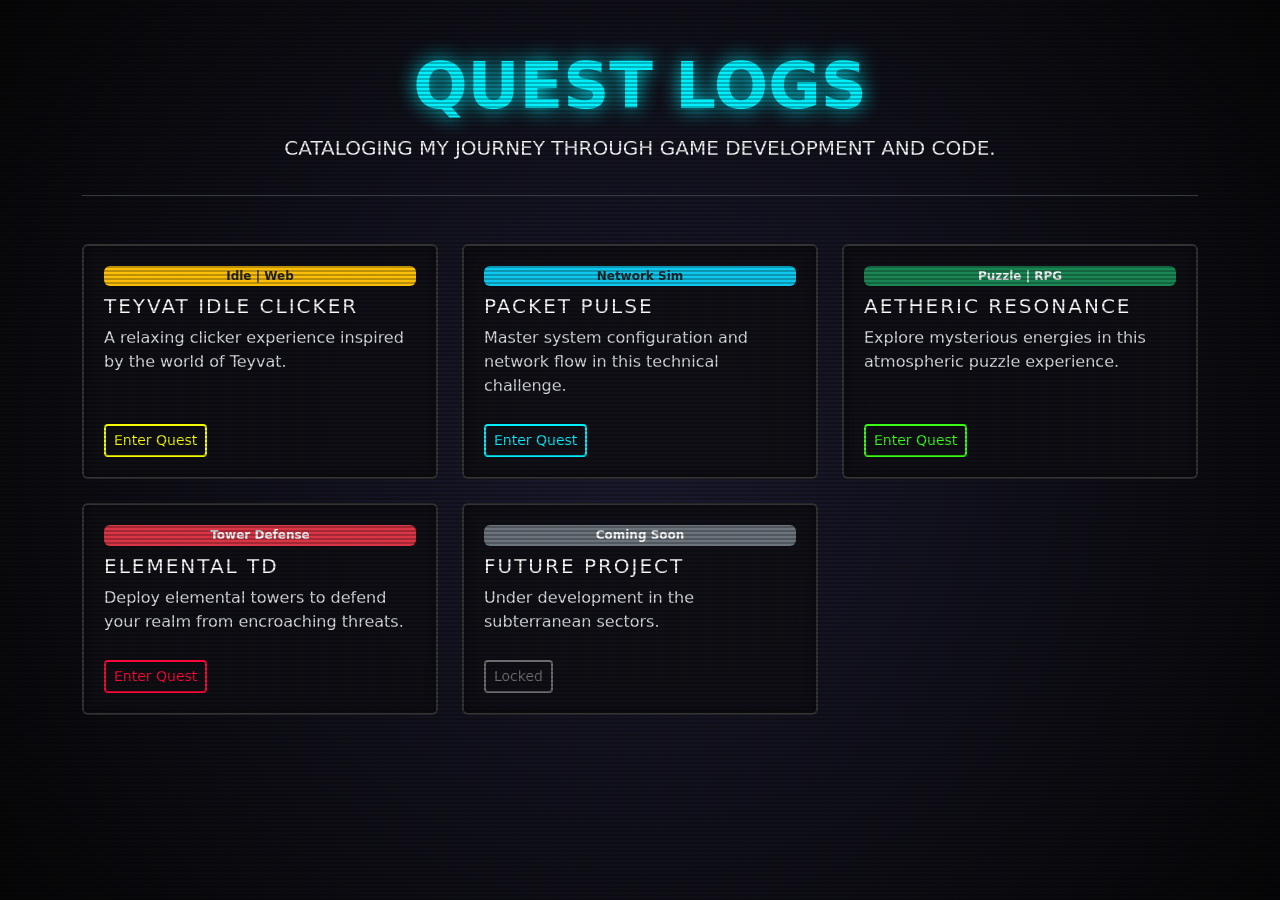
<file: index.html>
<!doctype html>
<html lang="en" data-bs-theme="dark">

<head>
    <meta charset="utf-8">
    <meta name="viewport" content="width=device-width, initial-scale=1">
    <title>Bayornie's Game Showcase</title>
    <link href="https://cdn.jsdelivr.net/npm/bootstrap@5.3.8/dist/css/bootstrap.min.css" rel="stylesheet"
        integrity="sha384-sRIl4kxILFvY47J16cr9ZwB07vP4J8+LH7qKQnuqkuIAvNWLzeN8tE5YBujZqJLB" crossorigin="anonymous">
    <link rel="stylesheet" href="assets/css/style.css">
</head>

<body class="bg-dark text-light">
    <div class="container py-5">
        <header class="mb-5 border-bottom pb-3 text-center">
            <h1 class="display-3 fw-bold" style="color: var(--neon-blue); text-shadow: 0 0 20px var(--neon-blue);">
                QUEST LOGS
            </h1>
            <p class="lead text-uppercase tracking-wide">Cataloging my journey through game development and code.</p>
        </header>

        <div class="row row-cols-1 row-cols-md-2 row-cols-lg-3 g-4">

            <div class="col">
                <div class="card h-100 quest-card bg-secondary bg-opacity-10">
                    <div class="card-body d-flex flex-column">
                        <span class="badge bg-warning text-dark mb-2">Idle | Web</span>
                        <h5 class="card-title">Teyvat Idle Clicker</h5>
                        <p class="card-text flex-grow-1">A relaxing clicker experience inspired by the world of Teyvat.
                        </p>
                        <div class="mt-3">
                            <a href="https://bayornie.github.io/Teyvat%20Idle%20Clicker/index.html" target="_blank"
                                class="btn btn-outline-warning btn-sm">Enter Quest</a>
                        </div>
                    </div>
                </div>
            </div>

            <div class="col">
                <div class="card h-100 quest-card bg-secondary bg-opacity-10">
                    <div class="card-body d-flex flex-column">
                        <span class="badge bg-info text-dark mb-2">Network Sim</span>
                        <h5 class="card-title">Packet Pulse</h5>
                        <p class="card-text flex-grow-1">Master system configuration and network flow in this technical
                            challenge.</p>
                        <div class="mt-3">
                            <a href="https://bayornie.github.io/Packet%20Pulse/menu.html" target="_blank"
                                class="btn btn-outline-info btn-sm">Enter Quest</a>
                        </div>
                    </div>
                </div>
            </div>

            <div class="col">
                <div class="card h-100 quest-card bg-secondary bg-opacity-10">
                    <div class="card-body d-flex flex-column">
                        <span class="badge bg-success mb-2">Puzzle | RPG</span>
                        <h5 class="card-title">Aetheric Resonance</h5>
                        <p class="card-text flex-grow-1">Explore mysterious energies in this atmospheric puzzle
                            experience.</p>
                        <div class="mt-3">
                            <a href="https://bayornie.github.io/Aetheric%20Resonance/index.html" target="_blank"
                                class="btn btn-outline-success btn-sm">Enter Quest</a>
                        </div>
                    </div>
                </div>
            </div>

            <div class="col">
                <div class="card h-100 quest-card bg-secondary bg-opacity-10">
                    <div class="card-body d-flex flex-column">
                        <span class="badge bg-danger mb-2">Tower Defense</span>
                        <h5 class="card-title">Elemental TD</h5>
                        <p class="card-text flex-grow-1">Deploy elemental towers to defend your realm from encroaching
                            threats.</p>
                        <div class="mt-3">
                            <a href="https://bayornie.github.io/Elemental%20TD/html/titlescreen.html" target="_blank"
                                class="btn btn-outline-danger btn-sm">Enter Quest</a>
                        </div>
                    </div>
                </div>
            </div>

            <div class="col">
                <div class="card h-100 quest-card bg-secondary bg-opacity-10">
                    <div class="card-body d-flex flex-column">
                        <span class="badge bg-secondary mb-2">Coming Soon</span>
                        <h5 class="card-title">Future Project</h5>
                        <p class="card-text flex-grow-1">Under development in the subterranean sectors.</p>
                        <div class="mt-3">
                            <a href="#" class="btn btn-outline-coming btn-sm disabled">Locked</a>
                        </div>
                    </div>
                </div>
            </div>

        </div>
    </div>

    <script src="https://cdn.jsdelivr.net/npm/bootstrap@5.3.8/dist/js/bootstrap.bundle.min.js"
        integrity="sha384-FKyoEForCGlyvwx9Hj09JcYn3nv7wiPVlz7YYwJrWVcXK/BmnVDxM+D2scQbITxI"
        crossorigin="anonymous"></script>
    <script src="assets/js/script.js"></script>
</body>

</html>
</file>
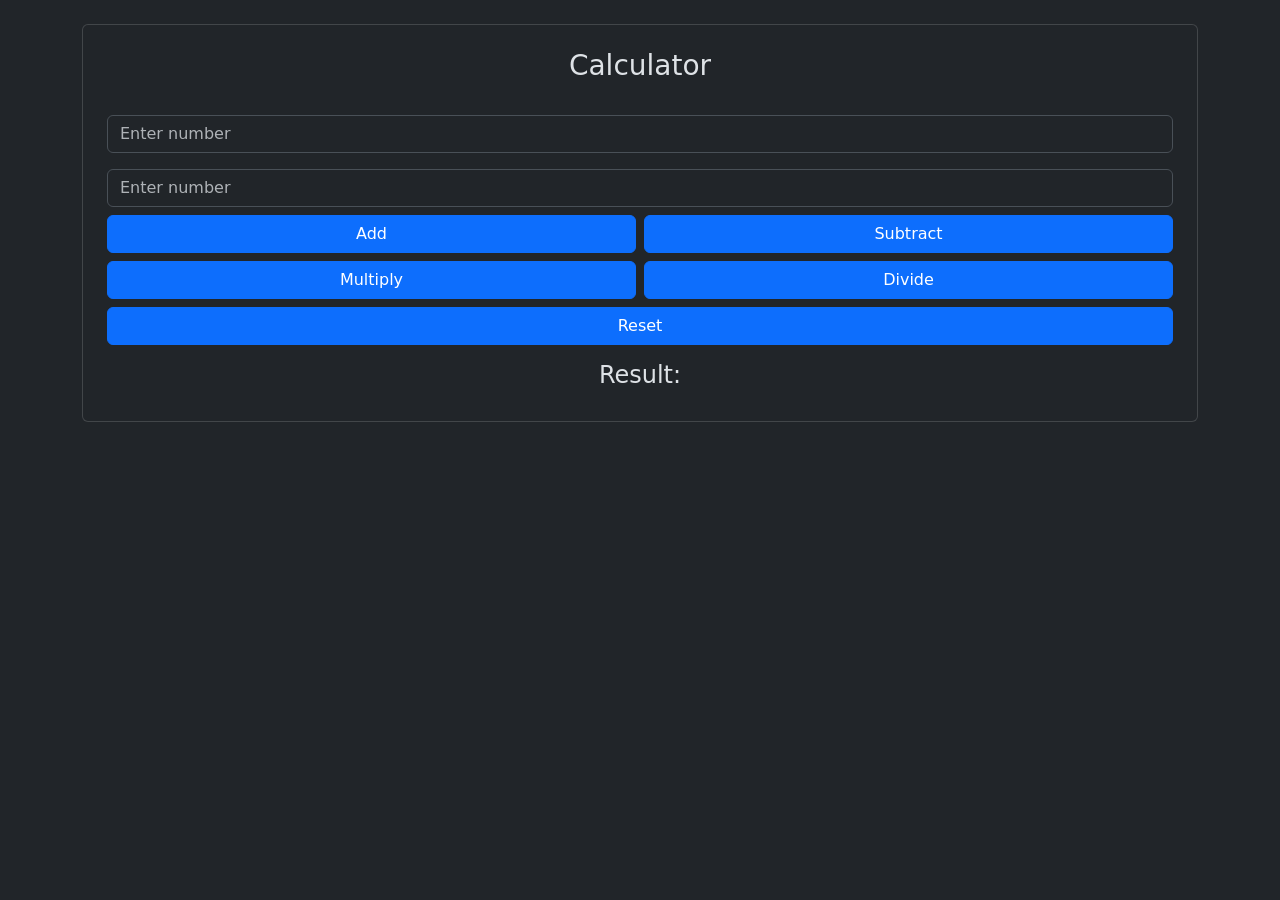
<file: Calculator/index.html>
<!doctype html>
<html lang="en">

<head>
    <meta charset="utf-8">
    <meta name="viewport" content="width=device-width, initial-scale=1">
    <title>Calculator</title>
    <link href="https://cdn.jsdelivr.net/npm/bootstrap@5.3.3/dist/css/bootstrap.min.css" rel="stylesheet">
</head>

<body data-bs-theme="dark">
    <div class="container">
        <div class="row">
            <div class="col">
                <div class="card mt-4 p-4">
                    <h3 class="title text-center mb-4">Calculator</h2>
                        <input class="form-control my-2" id="num1" placeholder="Enter number">
                        <input class="form-control my-2" id="num2" placeholder="Enter number">

                        <div class="row g-2 mb-2">
                            <div class="col-6">
                                <button class="btn btn-primary w-100" id="addBtn">Add</button>
                            </div>
                            <div class="col-6">
                                <button class="btn btn-primary w-100" id="subBtn">Subtract</button>
                            </div>
                        </div>

                        <div class="row g-2">
                            <div class="col-6">
                                <button class="btn btn-primary w-100" id="mulBtn">Multiply</button>
                            </div>
                            <div class="col-6">
                                <button class="btn btn-primary w-100" id="divBtn">Divide</button>
                            </div>
                        </div>

                        <button class="btn btn-primary mt-2 w-100" id="reset">Reset</button>
                        <h4 class="mt-3 text-center" id="result">Result:</h4>
                </div>
            </div>
        </div>
    </div>

    <script src="https://cdn.jsdelivr.net/npm/bootstrap@5.3.3/dist/js/bootstrap.bundle.min.js"></script>

    <script>
        const number1 = document.getElementById("num1");
        const number2 = document.getElementById("num2");
        const result = document.getElementById("result");

        function calculate(operation) {
            const n1 = parseInt(number1.value);
            const n2 = parseInt(number2.value);
            let finalResult = 0;

            if (operation === 'add') {
                finalResult = n1 + n2;
            } else if (operation === 'subtract') {
                finalResult = n1 - n2;
            } else if (operation === 'multiply') {
                finalResult = n1 * n2;
            } else if (operation === 'divide') {
                finalResult = n2 !== 0 ? n1 / n2 : "Cannot divide by zero";
            }

            result.innerHTML = "Result: " + finalResult;
        }

        function resetCalculator() {
            number1.value = "";
            number2.value = "";
            result.innerHTML = "Result:";
        }

        document.getElementById("addBtn").onclick = () => calculate('add');
        document.getElementById("subBtn").onclick = () => calculate('subtract');
        document.getElementById("mulBtn").onclick = () => calculate('multiply');
        document.getElementById("divBtn").onclick = () => calculate('divide');
        document.getElementById("reset").onclick = resetCalculator;
    </script>
</body>

</html>
</file>
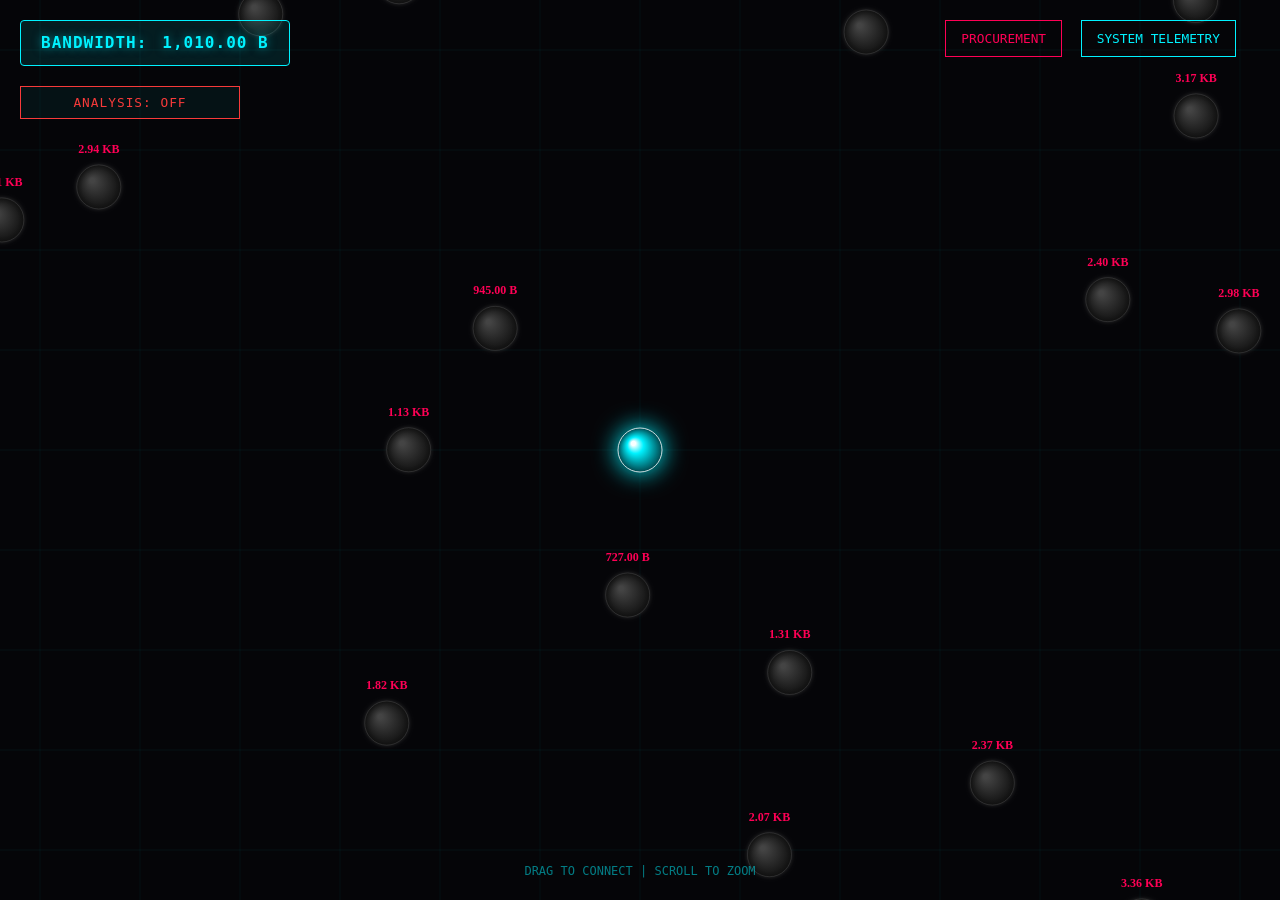
<file: Packet Pulse/index.html>
<!DOCTYPE html>
<html lang="en">

<head>
    <meta charset="UTF-8">
    <meta name="viewport" content="width=device-width, initial-scale=1.0, maximum-scale=1.0, user-scalable=no">
    <title>Packet Pulse | Network Manager</title>
    <link href="https://cdn.jsdelivr.net/npm/bootstrap@5.3.8/dist/css/bootstrap.min.css" rel="stylesheet">
    <link rel="stylesheet" href="css/style.css">

    <link rel="manifest" href="manifest.json">
    <meta name="theme-color" content="#00f2ff">
</head>

<body>
    <div id="orientation-overlay">
        <h2>📱 PLEASE ROTATE</h2>
        <p>Landscape mode required for network management.</p>
    </div>

    <div id="game-container">
        <div id="ui-layer">
            <div class="stats con   tainer-fluid">
                <div class="row w-100">
                    <div class="col-5">
                        <div class="badge-container pointer-events-auto">
                            <span class="label">BANDWIDTH:</span>
                            <span id="currency">0 B</span>
                        </div>
                    </div>

                    <div class="col-7 text-end">
                        <button id="toggle-shop" class="btn-telemetry pointer-events-auto me-2"
                            style="border-color: #ff0055; color: #ff0055;" data-bs-toggle="modal"
                            data-bs-target="#procurementModal">
                            PROCUREMENT
                        </button>
                        <button id="toggle-logs" class="btn-telemetry pointer-events-auto">
                            SYSTEM TELEMETRY
                        </button>
                    </div>
                </div>
            </div>

            <div class="analysis-container pointer-events-auto">
                <button id="toggle-analysis" class="btn-telemetry" onclick="toggleAnalysisMode()">
                    ANALYSIS: OFF
                </button>
            </div>

            <div id="emergency-protocols" class="pointer-events-auto">
                <button id="purge-threats" class="btn-telemetry">
                    PURGE THREAT: 5,000 KB
                </button>
            </div>

            <div id="power-bi-panel" class="analytics-panel pointer-events-auto">
                <h6>NETWORK TELEMETRY</h6>
                <div class="hr-neon"></div>
                <div id="analytics-content">
                    <p>STATUS: <span class="text-success">OPTIMAL</span></p>
                    <p>TOP NODE YIELD: <span id="best-node-id" class="text-info">--</span></p>
                </div>
            </div>

            <div class="instructions">
                DRAG TO CONNECT | SCROLL TO ZOOM
            </div>
        </div>

        <div id="system-log"></div>
        <canvas id="gameCanvas"></canvas>
    </div>

    <div class="modal fade" id="procurementModal" tabindex="-1" aria-hidden="true">
        <div class="modal-dialog modal-dialog-centered">
            <div class="modal-content terminal-style">
                <div class="modal-header">
                    <h5 class="modal-title fw-bold">PROCUREMENT LOG</h5>
                    <button type="button" class="btn-close btn-close-white" data-bs-dismiss="modal"></button>
                </div>
                <div class="modal-body">
                    <div id="upgrade-list" style="max-height: 450px; overflow-y: auto; padding-right: 10px;">
                        <!-- JS will inject .upgrade-item divs here -->
                    </div>
                </div>
            </div>
        </div>
    </div>

    <script src="https://cdn.jsdelivr.net/npm/bootstrap@5.3.3/dist/js/bootstrap.bundle.min.js"></script>
    <script src="scripts/database.js"></script>
    <script src="scripts/canvas.js"></script>
    <script src="scripts/items.js"></script>
    <script src="scripts/class.js"></script>
    <script src="scripts/events.js"></script>
    <script src="scripts/script.js"></script>

    <script>
        const btnLogs = document.getElementById('toggle-logs');
        const panelLogs = document.getElementById('power-bi-panel');
        btnLogs.addEventListener('click', () => {
            panelLogs.classList.toggle('active');
        });

        const modalEl = document.getElementById('procurementModal');
        modalEl.addEventListener('show.bs.modal', () => {
            if (typeof renderUpgrades === "function") {
                renderUpgrades();
            }
        });
    </script>
</body>

</html>
</file>
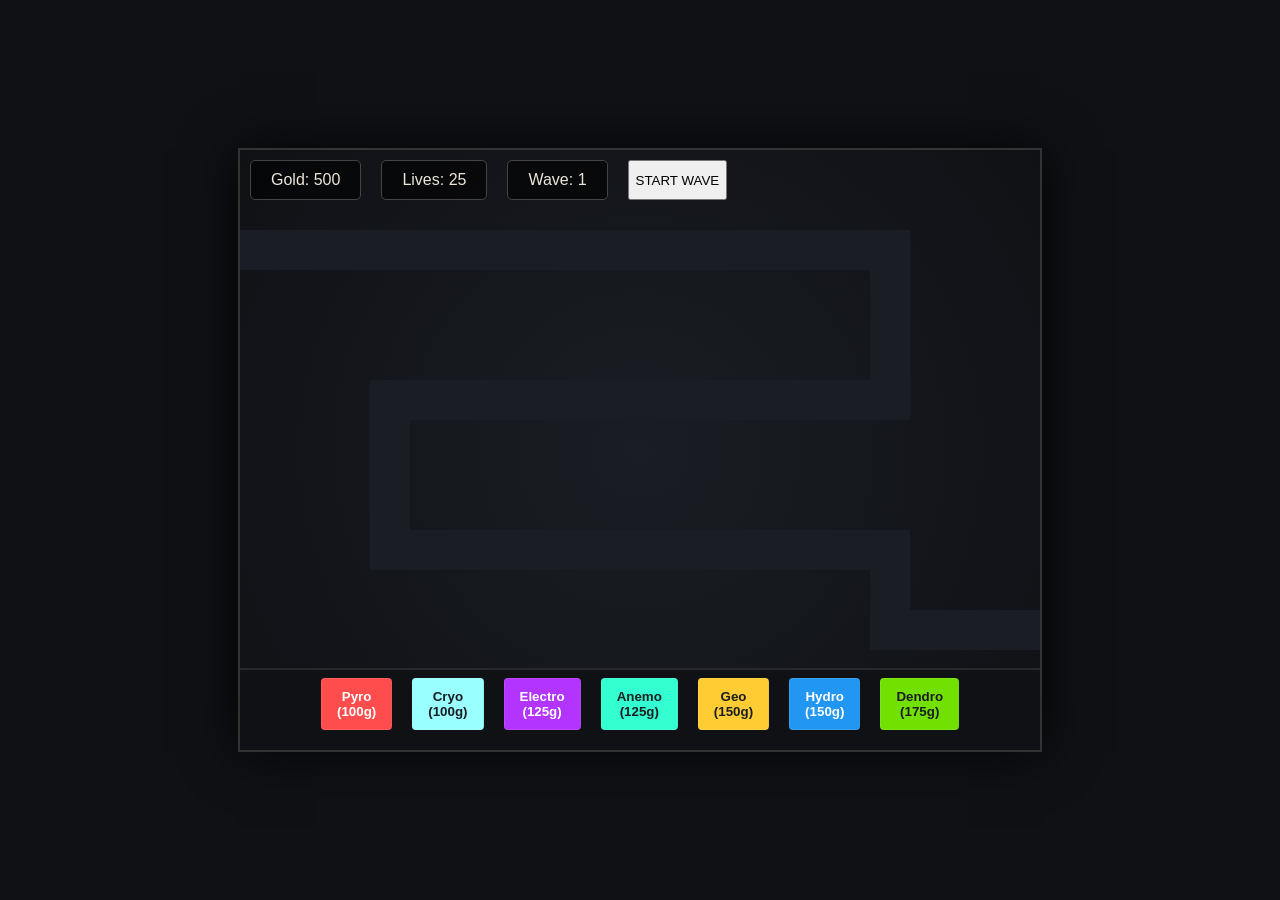
<file: Elemental TD/html/index.html>
<!DOCTYPE html>
<html lang="en">

<head>
    <meta charset="UTF-8">
    <meta name="viewport" content="width=device-width, initial-scale=1.0">
    <title>Elemental TD</title>
    <link rel="stylesheet" href="../css/vartheme.css">
    <link rel="stylesheet" href="../css/layout.css">
    <link rel="stylesheet" href="../css/ui.css">
</head>

<body>
    <div id="game-container">
        <canvas id="gameCanvas"></canvas>
        <div id="game-ui">
            <div id="ui-layer">
                <div class="stat-box">Gold: <span id="gold-val">500</span></div>
                <div class="stat-box">Lives: <span id="lives-val">25</span></div>
                <div class="stat-box">Wave: <span id="wave-val">1</span></div>
                <button id="next-wave-btn" onclick="startNextWave()">START WAVE</button>
            </div>

            <div id="tower-info-panel" style="display: none;">
                <h3 id="info-type">PYRO TOWER</h3>
                <p>Level: <span id="info-level">1</span></p>
                <p>Damage: <span id="info-damage">10</span></p>
                <p>Range: <span id="info-range">150</span></p>

                <div class="info-btns">
                    <button id="upgrade-btn">Upgrade (<span id="upgrade-cost">0</span>g)</button>
                    <button id="sell-btn">Sell (<span id="sell-gold">0</span>g)</button>
                    <button id="close-info">CLOSE</button>
                </div>
            </div>

            <div id="tower-footer">
                <div id="tower-menu">
                    <button class="t-btn pyro" onclick="selectTower('pyro')">Pyro (100g)</button>
                    <button class="t-btn cryo" onclick="selectTower('cryo')">Cryo (100g)</button>
                    <button class="t-btn electro" onclick="selectTower('electro')">Electro (125g)</button>
                    <button class="t-btn anemo" onclick="selectTower('anemo')">Anemo (125g)</button>
                    <button class="t-btn geo" onclick="selectTower('geo')">Geo (150g)</button>
                    <button class="t-btn hydro" onclick="selectTower('hydro')">Hydro (150g)</button>
                    <button class="t-btn dendro" onclick="selectTower('dendro')">Dendro (175g)</button>
                </div>
            </div>

            <div id="game-over-overlay">
                <h1>TEYVAT CRUMBLED</h1>
                <button id="rebuild-btn" onclick="resetGame()">REBUILD TEYVAT</button>
            </div>
        </div>
    </div>

    <script src="../js/config.js"></script>
    <script src="../js/entities.js"></script>
    <script src="../js/ui.js"></script>
    <script src="../js/script.js"></script>
</body>

</html>
</file>
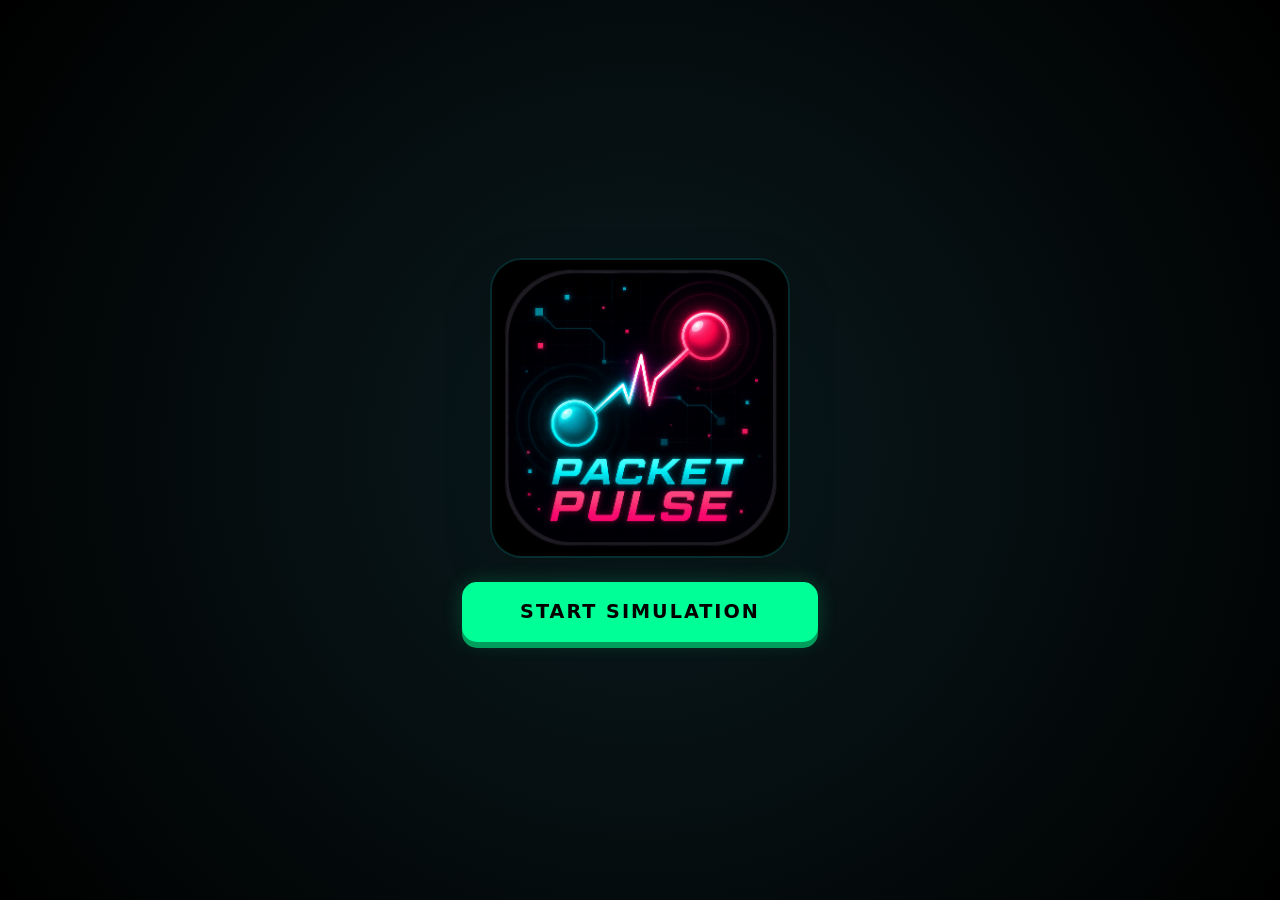
<file: Packet Pulse/menu.html>
<!doctype html>
<html lang="en">

<head>
    <meta charset="utf-8">
    <meta name="viewport" content="width=device-width, initial-scale=1">
    <title>Packet Pulse | Menu</title>
    <link href="https://cdn.jsdelivr.net/npm/bootstrap@5.3.8/dist/css/bootstrap.min.css" rel="stylesheet">
    <link href="css/menu.css" rel="stylesheet">
</head>

<body>
    <div id="main-menu" class="menu-overlay d-flex align-items-center justify-content-center">
        <div class="container text-center">

            <!-- Hero Logo -->
            <div class="row mb-4">
                <div class="col">
                    <img src="img/Packet Pulse Icon.png" alt="Packet Pulse"
                        class="menu-logo img-fluid rounded-5 shadow-lg">
                </div>
            </div>

            <!-- Single Play Action -->
            <div class="row justify-content-center">
                <div class="col-12 col-sm-8 col-md-6 col-lg-4">
                    <button class="btn-start-game w-100 py-3" onclick="enterGame()">
                        START SIMULATION
                    </button>
                </div>
            </div>

        </div>
    </div>

    <script src="https://cdn.jsdelivr.net/npm/bootstrap@5.3.8/dist/js/bootstrap.bundle.min.js"></script>
    <script>
        function enterGame() {
            window.location.href = "index.html";
        }
    </script>
</body>

</html>
</file>
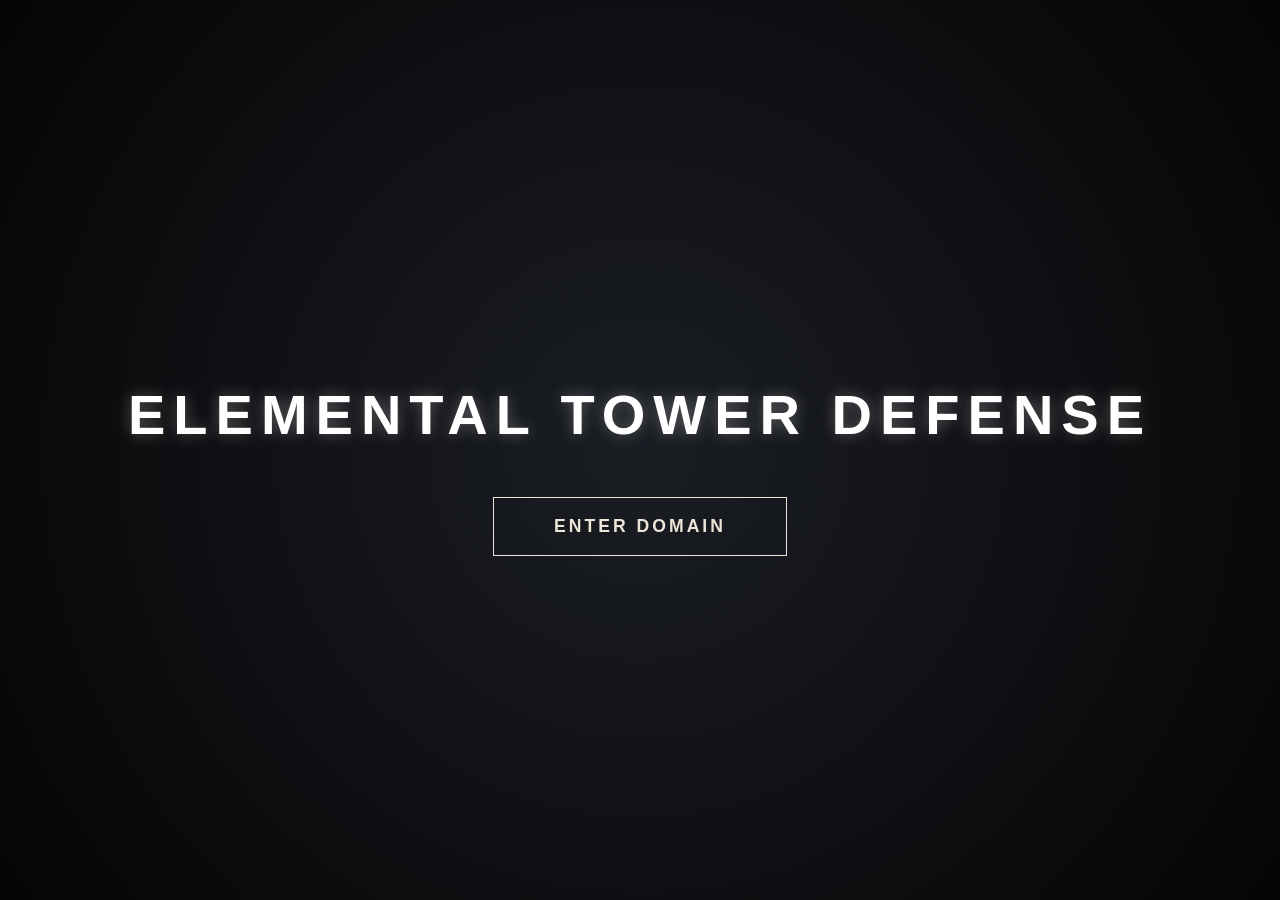
<file: Elemental TD/html/titlescreen.html>
<!DOCTYPE html>
<html lang="en">

<head>
    <meta charset="UTF-8">
    <meta name="viewport" content="width=device-width, initial-scale=1.0">
    <title>Elemental TD Title Screen</title>
    <link rel="stylesheet" href="../css/titlescreen.css">
</head>

<body>
    <div class="landing-container">
        <h1 class="title">Elemental Tower Defense</h1>
        <div class="glow-effect"></div>
        <button class="enter-btn" onclick="enterGame()">Enter Domain</button>
    </div>

    <script src="../js/titlescreen.js"></script>
</body>

</html>
</file>
<file: assets/css/style.css>
:root {
    --neon-grey: hsl(0, 0%, 63%);
    --neon-blue: #00f2ff;
    --neon-red: #ff073a;
    --neon-green: #39ff14;
    --neon-yellow: #f8ff00;
}

body {
    background: radial-gradient(circle at 50% 50%, #1a1a2e 0%, #050505 100%);
    background-attachment: fixed;
    color: #e0e0e0;
    min-height: 100vh;
}

body::before {
    content: " ";
    position: fixed;
    top: 0;
    left: 0;
    bottom: 0;
    right: 0;
    background: linear-gradient(rgba(18, 16, 16, 0) 50%, rgba(0, 0, 0, 0.25) 50%),
        linear-gradient(90deg, rgba(255, 0, 0, 0.03), rgba(0, 255, 0, 0.01), rgba(0, 0, 255, 0.03));
    z-index: 2;
    background-size: 100% 4px, 3px 100%;
    pointer-events: none;
}

.card-body {
    padding: 1.25rem !important;
    display: flex;
    flex-direction: column;
}

.card-body .mt-3 {
    margin-top: auto !important;
    padding-top: 10px;
}

.card-title {
    text-transform: uppercase;
    letter-spacing: 1px;
}

.quest-card {
    background: rgba(15, 15, 20, 0.9) !important;
    border: 2px solid #333;
    transition: all 0.4s cubic-bezier(0.175, 0.885, 0.32, 1.275);
    backdrop-filter: blur(12px);
    position: relative;
    overflow: hidden;
    box-shadow: inset 0 0 10px rgba(0, 0, 0, 0.5);
    background-image: linear-gradient(135deg, rgba(255, 255, 255, 0.03) 0%, rgba(255, 255, 255, 0) 100%);
    --glow-color: transparent;
}

.quest-card.is-active {
    border-color: var(--glow-color);
    box-shadow:
        0 0 10px var(--glow-color),
        0 0 30px var(--glow-color),
        inset 0 0 10px var(--glow-color);
    transform: translateY(-10px) scale(1.02);
    background: rgba(30, 30, 35, 0.98) !important;
}

.card-title {
    color: #fff;
    text-transform: uppercase;
    letter-spacing: 2px;
    transition: text-shadow 0.2s;
}

.btn {
    transition: all 0.3s cubic-bezier(0.175, 0.885, 0.32, 1.275);
    border-width: 2px;
    color: var(--btn-color) !important; 
    background-color: transparent !important;
}

.btn-outline-warning { --btn-color: var(--neon-yellow); border-color: var(--neon-yellow); }
.btn-outline-info { --btn-color: var(--neon-blue); border-color: var(--neon-blue); }
.btn-outline-success { --btn-color: var(--neon-green); border-color: var(--neon-green); }
.btn-outline-danger { --btn-color: var(--neon-red); border-color: var(--neon-red); }
.btn-outline-coming { --btn-color: var(--neon-grey); border-color: var(--neon-grey); }

.btn:hover {
    color: #111 !important;
    background-color: var(--btn-color) !important;
    box-shadow: 0 0 20px var(--btn-color), inset 0 0 5px rgba(0,0,0,0.2);
    transform: scale(1.05);
}
</file>
<file: Packet Pulse/css/style.css>
/* style.css */
body,
html {
    margin: 0;
    padding: 0;
    width: 100%;
    height: 100%;
    overflow: hidden;
    background-color: #050508;
    font-family: 'Consolas', 'Segoe UI', monospace;
}

@media screen and (max-width: 768px) {
    .badge-container {
        min-width: 140px;
        padding: 5px 10px;
        font-size: 0.9rem;
    }
    
    .btn-telemetry {
        padding: 6px 10px;
        font-size: 0.7rem;
    }

    .instructions {
        display: none;
    }

    #emergency-protocols {
        bottom: 120px; 
    }
}

#orientation-overlay {
    display: none;
    position: fixed;
    inset: 0;
    background: #050508;
    z-index: 9999;
    color: #00f2ff;
    flex-direction: column;
    justify-content: center;
    align-items: center;
    text-align: center;
}

@media screen and (max-width: 900px) and (orientation: portrait) {
    #orientation-overlay { display: flex; }
}

#game-container {
    position: fixed;
    top: 0;
    left: 0;
    width: 100vw;
    height: 100vh;
    overflow: hidden;
    overscroll-behavior: none;
}

canvas {
    display: block;
    cursor: crosshair;
    position: absolute;
    top: 0;
    left: 0;
    z-index: 1;
    background: radial-gradient(circle at center, #000d1a 0%, #000000 100%);
    touch-action: none; 
    -webkit-user-select: none;
    user-select: none;
    -webkit-tap-highlight-color: transparent;   
}

#ui-layer {
    position: absolute;
    top: 0;
    left: 0;
    width: 100%;
    height: 100%;
    pointer-events: none;
    color: #00f2ff;
    z-index: 10;
}

.stats,
.badge-container,
.btn-telemetry,
.analytics-panel {
    pointer-events: auto;
}

.stats {
    padding: 20px;
    font-weight: bold;
    letter-spacing: 1px;
    text-shadow: 0 0 10px rgba(0, 242, 255, 0.5);
}

.badge-container {
    background: rgba(0, 242, 255, 0.1);
    border: 1px solid #00f2ff;
    padding: 10px 20px;
    border-radius: 4px;
    display: inline-flex;
    align-items: center;
    gap: 15px;
    min-width: 200px; 
    font-family: 'Consolas', monospace;
    pointer-events: auto;
    white-space: nowrap;
    text-shadow: 0 0 10px rgba(0, 242, 255, 0.5);
}

#currency {
    color: #00f2ff;
    font-weight: bold;
    margin-left: auto; 
}

.btn-telemetry {
    background: transparent;
    border: 1px solid #00f2ff;
    color: #00f2ff;
    padding: 8px 15px;
    font-size: 0.8rem;
    transition: 0.3s;
    cursor: pointer;
}

.btn-telemetry:hover {
    background: rgba(0, 242, 255, 0.2);
    box-shadow: 0 0 15px #00f2ff;
}

.analytics-panel {
    position: absolute;
    top: 80px;
    right: 20px;
    width: 220px;
    background: rgba(10, 10, 15, 0.9);
    border-left: 3px solid #00f2ff;
    padding: 15px;
    transform: translateX(250px);
    transition: transform 0.4s cubic-bezier(0.175, 0.885, 0.32, 1.275);
}

.analytics-panel.active {
    transform: translateX(0);
}

.analysis-container {
    position: absolute;
    top: 75 px;
    left: 20px;
    z-index: 100;
    width: fit-content;
}

#toggle-analysis {
    width: 220px;
    background: rgba(0, 242, 255, 0.05);
    border: 1px solid #f73a3a;
    color: #f73a3a;
    padding: 6px 15px;
    font-family: 'Consolas', monospace;
    font-size: 0.8rem;
    text-transform: uppercase;
    letter-spacing: 1px;
    transition: all 0.2s ease;
    cursor: pointer;
}

#toggle-analysis:hover {
    background: rgba(0, 242, 255, 0.2);
    box-shadow: 0 0 10px rgba(0, 242, 255, 0.4);
}

.hr-neon {
    height: 1px;
    background: linear-gradient(90deg, #00f2ff, transparent);
    margin: 10px 0;
}

#system-log {
    position: absolute;
    bottom: 80px;
    left: 20px;
    color: #00f2ff;
    font-size: 0.85rem;
    pointer-events: none;
    z-index: 5;
}

#system-log div {
    background: rgba(0, 0, 0, 0.5);
    margin-top: 5px;
    padding: 5px 10px;
    border-left: 2px solid #ff0055;
    animation: slideIn 0.3s ease-out;
}

.instructions {
    position: absolute;
    bottom: 20px;
    left: 50%;
    transform: translateX(-50%);
    opacity: 0.5;
    font-size: 0.75rem;
    white-space: nowrap;
    text-transform: uppercase;
    pointer-events: none;
}

#emergency-protocols {
    position: absolute; 
    bottom: 500px;
    left: 20px;
    z-index: 100;
    transition: opacity 0.3s ease;
}

#purge-threats {
    border-color: #ff0055 !important;
    color: #ff0055 !important;
    background: rgba(255, 0, 85, 0.1) !important;
    font-weight: bold;
    letter-spacing: 2px;
    padding: 12px 25px;
    border-width: 2px;
    text-shadow: 0 0 10px rgba(255, 0, 85, 0.5);
    animation: pulse-red 2s infinite; 
}

#purge-threats:hover {
    background: rgba(255, 0, 85, 0.3) !important;
    box-shadow: 0 0 20px rgba(255, 0, 85, 0.6);
    transform: scale(1.05);
}

#purge-threats:active {
    transform: scale(0.95);
    background: rgba(255, 0, 85, 0.5) !important;
}

@keyframes pulse-red {
    0% {
        box-shadow: 0 0 0 0px rgba(255, 0, 85, 0.4);
    }
    70% {
        box-shadow: 0 0 0 15px rgba(255, 0, 85, 0);
    }
    100% {
        box-shadow: 0 0 0 0px rgba(255, 0, 85, 0);
    }
}

@keyframes slideIn {
    from {
        opacity: 0;
        transform: translateX(-20px);
    }

    to {
        opacity: 1;
        transform: translateX(0);
    }
}

/* --- CUSTOM SHOP STYLE --- */
.modal-content.terminal-style {
    background: rgba(5, 5, 8, 0.98);
    border: 1px solid #00f2ff;
    border-radius: 0;
    box-shadow: 0 0 30px rgba(0, 242, 255, 0.3);
}

.modal-header {
    border-bottom: 1px solid rgba(0, 242, 255, 0.3);
    letter-spacing: 2px;
}

#upgrade-list::-webkit-scrollbar {
    width: 6px;
}

#upgrade-list::-webkit-scrollbar-track {
    background: rgba(0, 0, 0, 0.5);
}

#upgrade-list::-webkit-scrollbar-thumb {
    background: #00f2ff;
}

.upgrade-item {
    background: rgba(0, 242, 255, 0.05);
    border-left: 3px solid #ff0055;
    transition: 0.2s ease-in-out;
    margin-bottom: 10px;
}

.upgrade-item:hover {
    background: rgba(0, 242, 255, 0.15);
    box-shadow: -5px 0 15px rgba(255, 0, 85, 0.2);
}

.btn-buy {
    background: transparent;
    border: 1px solid #00f2ff;
    color: #00f2ff;
    font-family: 'Consolas', monospace;
    font-weight: bold;
    text-transform: uppercase;
    transition: 0.2s;
    cursor: pointer;
}

.btn-buy:hover:not(:disabled) {
    background: #00f2ff;
    color: #050508;
    box-shadow: 0 0 15px #00f2ff;
}

.btn-buy:disabled {
    border-color: #333;
    color: #555;
    cursor: not-allowed;
}

.btn-close-white {
    filter: invert(1) grayscale(100%) brightness(200%) sepia(100%) hue-rotate(150deg);
}
</file>
<file: Elemental TD/css/vartheme.css>
:root {
    --bg-dark: #0f1115;
    --pyro-color: #ff4d4d;
    --hydro-color: #2196f3;
    --anemo-color: #33ffd1;
    --electro-color: #b333ff;
    --dendro-color: #72e000;
    --cryo-color: #99ffff;
    --geo-color: #ffcc33;
    --gold-text: #ece5d8;
}

/* 2. Button Classes - Fixed Text Contrast */
.pyro {
    background-color: var(--pyro-color);
    color: #ffffff;
}

.cryo {
    background-color: var(--cryo-color);
    color: #1a1d23;
}

.electro {
    background-color: var(--electro-color);
    color: #ffffff;
}

.anemo {
    background-color: var(--anemo-color);
    color: #1a1d23;
}

.geo {
    background-color: var(--geo-color);
    color: #1a1d23;
}

.hydro {
    background-color: var(--hydro-color);
    color: #ffffff;
}

.dendro {
    background-color: var(--dendro-color);
    color: #1a1d23;
}
</file>
<file: Elemental TD/css/layout.css>
body {
    margin: 0;
    background-color: var(--bg-dark);
    color: var(--gold-text);
    font-family: 'Segoe UI', Tahoma, Geneva, Verdana, sans-serif;
    display: flex;
    justify-content: center;
    align-items: center;
    height: 100vh;
    overflow: hidden;
}

#game-container {
    position: relative;
    border: 2px solid #333;
    box-shadow: 0 0 50px rgba(0, 0, 0, 0.8);
}

canvas {
    background: radial-gradient(circle, #1a1d23 0%, #0f1115 100%);
    display: block;
}

#tower-footer {
    position: absolute;
    bottom: 0;
    left: 0;
    width: 100%;
    height: 80px;
    background: #0f1115;
    border-top: 2px solid rgba(255, 255, 255, 0.1);
    display: flex;
    justify-content: center;
    align-items: center;
    z-index: 100;
}
</file>
<file: Elemental TD/css/ui.css>
#ui-layer {
    position: absolute;
    top: 10px;
    left: 10px;
    display: flex;
    gap: 20px;
}

.stat-box {
    background: rgba(0, 0, 0, 0.6);
    padding: 10px 20px;
    border-radius: 5px;
    border: 1px solid #444;
}

#tower-menu {
    position: absolute;
    bottom: 20px;
    left: 50%;
    transform: translateX(-50%);
    display: flex;
    gap: 10px;
}

.t-btn {
    padding: 10px 15px;
    border: 1px solid rgba(255, 255, 255, 0.1);
    border-radius: 4px;
    cursor: pointer;
    font-weight: bold;
    margin: 0 5px;
    transition: transform 0.1s, filter 0.1s;
}

.t-btn:active {
    filter: brightness(1.5);
    box-shadow: 0 0 15px currentColor;
}

.t-btn:hover {
    transform: translateY(-2px);
    filter: brightness(1.2);
}

#tower-info-panel {
    position: absolute;
    top: 100px;
    right: 20px;
    width: 220px;
    background: rgba(20, 22, 26, 0.9);
    border: 1px solid rgba(255, 255, 255, 0.1);
    backdrop-filter: blur(10px);
    padding: 20px;
    border-radius: 8px;
    color: white;
    z-index: 50;
    text-align: center;
}

#tower-info-panel p {
    margin: 5px 0;
    font-size: 0.9rem;
    color: rgba(255, 255, 255, 0.8);
}

#tower-info-panel span {
    color: #ece5d8;
    font-weight: bold;
}

#tower-info-panel h3 {
    margin: 0 0 10px 0;
    color: #ece5d8;
    letter-spacing: 1px;
}

.info-btns {
    display: flex;
    flex-direction: column;
    gap: 8px;
    margin-top: 15px;
}

.info-btns button {
    padding: 10px;
    border: none;
    border-radius: 4px;
    cursor: pointer;
    font-weight: bold;
    transition: 0.2s;
}

#upgrade-btn {
    background: #4caf50;
    color: white;
}

#sell-btn {
    background: #f44336;
    color: white;
}

#close-info {
    background: #555;
    color: white;
}

#upgrade-btn:hover {
    background: #66bb6a;
}

#sell-btn:hover {
    background: #ef5350;
}

#game-over-overlay {
    position: absolute;
    top: 0;
    left: 0;
    width: 800px;
    height: 600px;
    display: none;
    flex-direction: column;
    justify-content: center;
    align-items: center;
    background: rgba(15, 17, 21, 0.7);
    backdrop-filter: blur(8px);
    z-index: 20;
    pointer-events: auto;
}

#game-over-overlay h1 {
    color: white;
    font-size: 48px;
    margin-bottom: 20px;
    transform: translateY(-55px);
    text-shadow: 0 0 20px rgba(255, 255, 255, 0.5);
}

#rebuild-btn {
    position: absolute;
    left: 50%;
    top: 55%;
    transform: translate(-50%, -50%);
    padding: 15px 30px;
    background-color: var(--geo-color);
    color: #1a1d23;
    border: none;
    border-radius: 4px;
    font-weight: bold;
    font-size: 18px;
    cursor: pointer;
    box-shadow: 0 0 20px rgba(255, 204, 51, 0.4);
    transition: transform 0.2s ease, filter 0.2s ease;
}

#rebuild-btn:hover {
    filter: brightness(1.2);
    transform: translate(-50%, -58%);
}

#rebuild-btn:active {
    transform: translate(-50%, -48%);
}
</file>
<file: Packet Pulse/css/menu.css>
/* Background & Overlay */
.menu-overlay {
    position: fixed;
    top: 0;
    left: 0;
    width: 100vw;
    height: 100vh;
    background: radial-gradient(circle at center, #0a1b1e 0%, #000 100%);
    z-index: 10000;
}

/* Logo Styling matching your screenshot */
.menu-logo {
    max-width: 300px;
    border: 2px solid rgba(0, 242, 255, 0.1);
    animation: menuFloat 4s ease-in-out infinite;
}

@keyframes menuFloat {
    0%, 100% { transform: translateY(0); filter: drop-shadow(0 0 10px rgba(0, 242, 255, 0.2)); }
    50% { transform: translateY(-10px); filter: drop-shadow(0 0 25px rgba(255, 0, 85, 0.4)); }
}

/* The Single Big Play Button */
.btn-start-game {
    background: #00ff96;
    color: #000;
    border: none;
    border-radius: 15px;
    font-weight: 900;
    font-size: 1.2rem;
    letter-spacing: 2px;
    text-transform: uppercase;
    box-shadow: 0 6px 0 #009e5d, 0 0 20px rgba(0, 255, 150, 0.2);
    transition: all 0.1s ease;
}

.btn-start-game:hover {
    background: #12ff9f;
    transform: translateY(-2px);
    box-shadow: 0 8px 0 #009e5d, 0 0 30px rgba(0, 255, 150, 0.4);
}

.btn-start-game:active {
    transform: translateY(4px);
    box-shadow: 0 2px 0 #009e5d;
}
</file>
<file: Elemental TD/css/titlescreen.css>
body {
    margin: 0;
    height: 100vh;
    display: flex;
    justify-content: center;
    align-items: center;
    background: radial-gradient(circle, #1a1d23 0%, #050505 100%);
    overflow: hidden;
    font-family: 'Segoe UI', Tahoma, Geneva, Verdana, sans-serif;
}

.landing-container {
    text-align: center;
    position: relative;
    animation: fadeIn 2s ease-in-out;
}

.title {
    color: #ffffff;
    font-size: 3.5rem;
    letter-spacing: 8px;
    text-transform: uppercase;
    text-shadow: 0 0 15px rgba(255, 255, 255, 0.3);
    margin-bottom: 50px;
}

.enter-btn {
    padding: 18px 60px;
    background: transparent;
    color: #ece5d8;
    border: 1px solid #ece5d8;
    font-size: 1.1rem;
    font-weight: bold;
    cursor: pointer;
    transition: all 0.4s ease;
    text-transform: uppercase;
    letter-spacing: 3px;
    position: relative;
    z-index: 2;
}

.enter-btn:hover {
    background: #ece5d8;
    color: #1a1d23;
    box-shadow: 0 0 40px rgba(236, 229, 216, 0.5);
    transform: translateY(-3px);
}

.enter-btn:active {
    transform: translateY(1px);
}

@keyframes fadeIn {
    from { opacity: 0; transform: translateY(20px); }
    to { opacity: 1; transform: translateY(0); }
}
</file>
